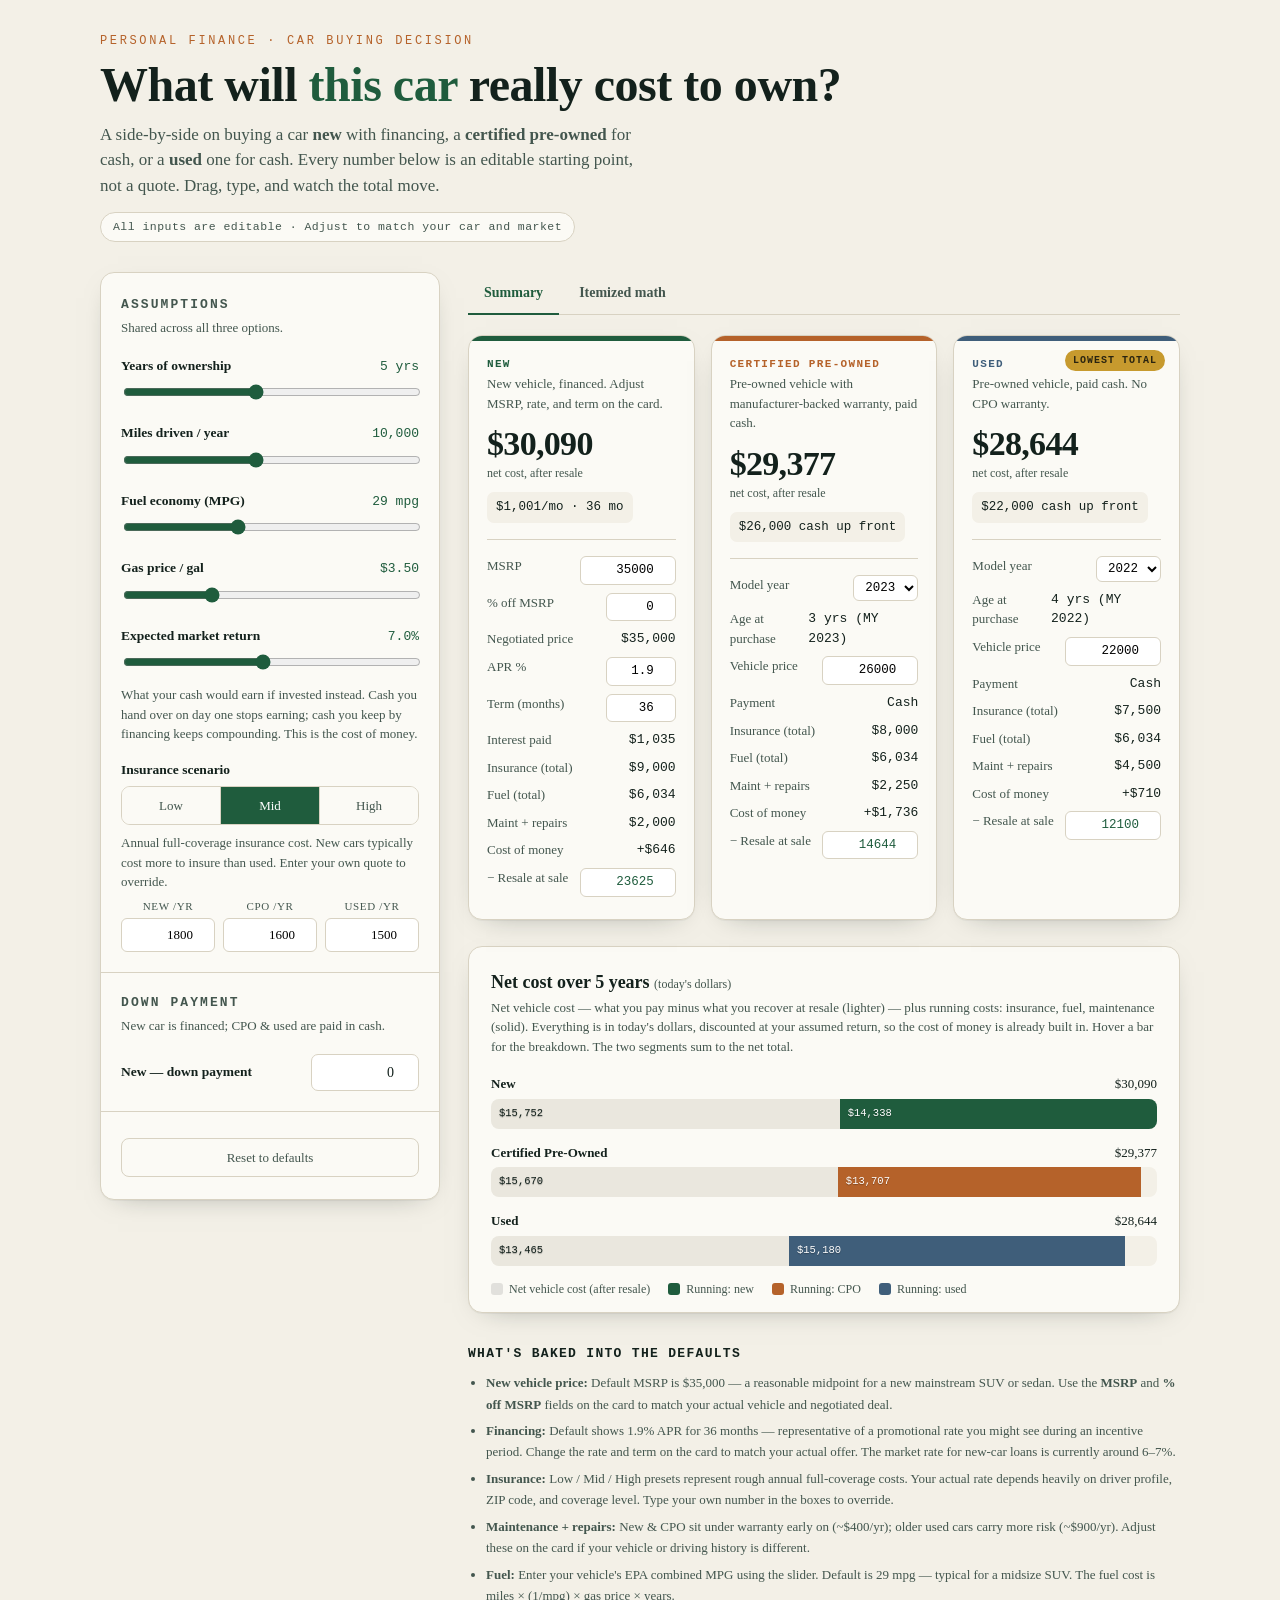
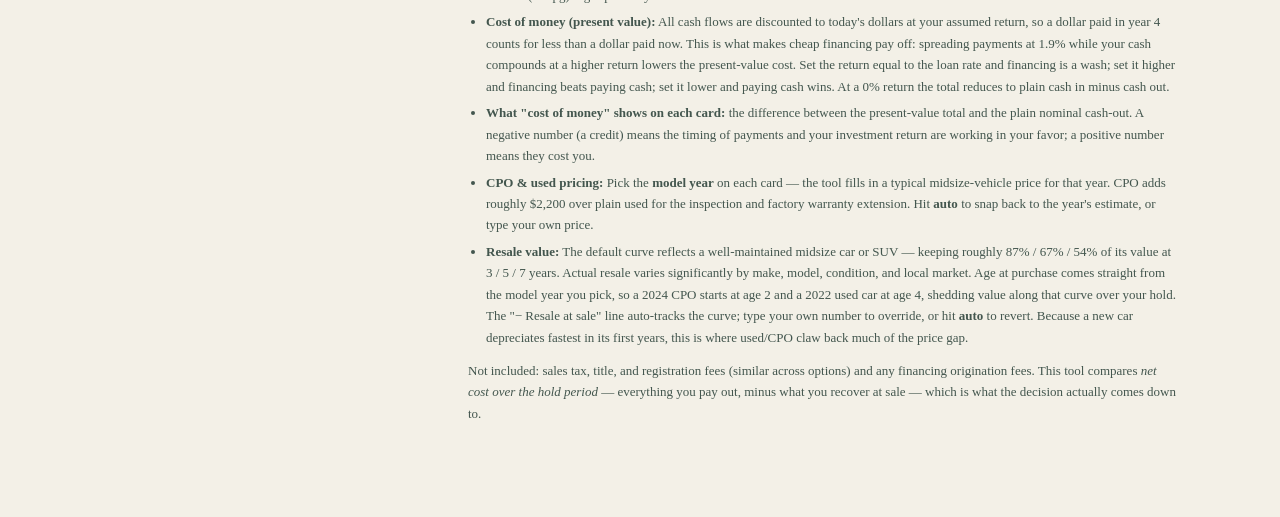
<file: car-cost.html>
<!DOCTYPE html>
<html lang="en">
<head>
<meta charset="UTF-8">
<meta name="viewport" content="width=device-width, initial-scale=1.0">
<title>Car Cost of Ownership — New vs. CPO vs. Used</title>
<style>
  :root{
    --ink:#13211c;
    --ink-soft:#43564e;
    --paper:#f3f0e7;
    --card:#fbfaf5;
    --line:#d8d2c2;
    --pine:#1f5c3d;       /* New */
    --pine-soft:#e3efe6;
    --copper:#b5622a;     /* CPO */
    --copper-soft:#f3e6da;
    --slate:#3f5e7a;      /* Used */
    --slate-soft:#e2e9f0;
    --gold:#c79a2e;
    --danger:#9d3328;
    --shadow:0 1px 0 rgba(0,0,0,.04), 0 8px 28px -18px rgba(20,33,28,.5);
  }
  *{box-sizing:border-box}
  html{-webkit-text-size-adjust:100%}
  body{
    margin:0;background:var(--paper);color:var(--ink);
    font-family:"Iowan Old Style","Palatino Linotype",Palatino,Georgia,serif;
    line-height:1.5;
  }
  .wrap{max-width:1120px;margin:0 auto;padding:32px 20px 80px}

  /* ---- Header ---- */
  header.hero{margin-bottom:30px}
  .eyebrow{
    font-family:"SF Mono",ui-monospace,Menlo,monospace;
    font-size:12px;letter-spacing:.22em;text-transform:uppercase;
    color:var(--copper);margin:0 0 10px;
  }
  h1{
    font-size:clamp(30px,5vw,48px);line-height:1.04;margin:0 0 12px;
    font-weight:600;letter-spacing:-.01em;
  }
  h1 .road{color:var(--pine)}
  .sub{max-width:64ch;color:var(--ink-soft);font-size:17px;margin:0}
  .stamp{
    display:inline-block;margin-top:14px;
    font-family:"SF Mono",ui-monospace,Menlo,monospace;font-size:11.5px;
    letter-spacing:.04em;color:var(--ink-soft);
    border:1px solid var(--line);border-radius:999px;padding:5px 12px;background:var(--card);
  }

  /* ---- Layout ---- */
  .grid{display:grid;grid-template-columns:340px 1fr;gap:28px;align-items:start;margin-top:26px}
  @media(max-width:880px){.grid{grid-template-columns:1fr}}

  /* ---- Controls panel ---- */
  .panel{
    background:var(--card);border:1px solid var(--line);border-radius:14px;
    padding:22px 20px;box-shadow:var(--shadow);position:sticky;top:18px;
  }
  @media(max-width:880px){.panel{position:static}}
  .panel h2{
    font-size:13px;letter-spacing:.16em;text-transform:uppercase;
    font-family:"SF Mono",ui-monospace,Menlo,monospace;color:var(--ink-soft);
    margin:0 0 4px;font-weight:600;
  }
  .panel .hint{font-size:13px;color:var(--ink-soft);margin:0 0 18px}
  .field{margin-bottom:16px}
  .field > label{
    display:flex;justify-content:space-between;align-items:baseline;
    font-size:13.5px;color:var(--ink);margin-bottom:6px;font-weight:600;
  }
  .field .val{
    font-family:"SF Mono",ui-monospace,Menlo,monospace;font-size:13px;
    color:var(--pine);font-weight:400;
  }
  input[type=range]{width:100%;accent-color:var(--pine);cursor:pointer}
  .seg{display:flex;border:1px solid var(--line);border-radius:9px;overflow:hidden}
  .seg button{
    flex:1;border:0;background:var(--card);padding:9px 4px;cursor:pointer;
    font:inherit;font-size:13px;color:var(--ink-soft);transition:.15s;
  }
  .seg button + button{border-left:1px solid var(--line)}
  .seg button[aria-pressed=true]{background:var(--pine);color:#fff}
  .divider{height:1px;background:var(--line);margin:20px -20px}

  .num{display:flex;align-items:center;gap:8px}
  .num label{font-size:13.5px;font-weight:600;flex:1}
  .num input{
    width:108px;font:inherit;font-size:14px;text-align:right;
    border:1px solid var(--line);border-radius:7px;padding:7px 9px;background:#fff;color:var(--ink);
  }
  .num input:focus{outline:2px solid var(--pine);outline-offset:1px;border-color:var(--pine)}
  .ins-grid{display:grid;grid-template-columns:1fr 1fr 1fr;gap:8px;margin-top:6px}
  .ins-grid .col label{font-size:11px;text-transform:uppercase;letter-spacing:.06em;color:var(--ink-soft);display:block;margin-bottom:4px;text-align:center}
  .ins-grid input{width:100%;font:inherit;font-size:13px;text-align:right;border:1px solid var(--line);border-radius:6px;padding:6px;background:#fff}

  .reset{
    margin-top:6px;width:100%;border:1px solid var(--line);background:transparent;
    color:var(--ink-soft);font:inherit;font-size:13px;padding:9px;border-radius:8px;cursor:pointer;
  }
  .reset:hover{background:var(--paper)}

  /* ---- Results ---- */
  .cards{display:grid;grid-template-columns:repeat(3,1fr);gap:16px}
  @media(max-width:680px){.cards{grid-template-columns:1fr}}
  .card{
    background:var(--card);border:1px solid var(--line);border-radius:14px;
    padding:20px 18px 18px;box-shadow:var(--shadow);position:relative;overflow:hidden;
  }
  .card::before{content:"";position:absolute;inset:0 0 auto 0;height:5px}
  .card.new::before{background:var(--pine)}
  .card.cpo::before{background:var(--copper)}
  .card.used::before{background:var(--slate)}
  .card .tag{
    font-family:"SF Mono",ui-monospace,Menlo,monospace;font-size:11px;
    letter-spacing:.12em;text-transform:uppercase;font-weight:600;
  }
  .card.new .tag{color:var(--pine)}
  .card.cpo .tag{color:var(--copper)}
  .card.used .tag{color:var(--slate)}
  .card .cap{font-size:13px;color:var(--ink-soft);margin:2px 0 14px;min-height:34px}
  .card .total{font-size:34px;font-weight:600;letter-spacing:-.02em;line-height:1}
  .card .totlab{font-size:12px;color:var(--ink-soft);margin-top:3px}
  .card .permo{
    margin-top:10px;font-family:"SF Mono",ui-monospace,Menlo,monospace;font-size:12.5px;
    color:var(--ink);background:var(--paper);border-radius:7px;padding:6px 9px;display:inline-block;
  }
  .winner{
    position:absolute;top:14px;right:14px;font-family:"SF Mono",ui-monospace,Menlo,monospace;
    font-size:10px;letter-spacing:.1em;text-transform:uppercase;background:var(--gold);color:#2a2410;
    padding:3px 8px;border-radius:999px;font-weight:700;
  }
  .lines{margin-top:16px;border-top:1px solid var(--line);padding-top:12px}
  .line{display:flex;justify-content:space-between;font-size:13px;padding:4px 0;color:var(--ink-soft)}
  .line span:last-child{font-family:"SF Mono",ui-monospace,Menlo,monospace;color:var(--ink)}
  .line.warn span:last-child{color:var(--danger)}
  .credit-line span:last-child input{color:var(--pine)!important}
  .autobtn{font-family:"SF Mono",ui-monospace,Menlo,monospace;font-size:9.5px;letter-spacing:.04em;text-transform:uppercase;border:1px solid var(--line);background:var(--paper);color:var(--ink-soft);border-radius:5px;padding:1px 5px;margin-left:5px;cursor:pointer;vertical-align:middle}
  .autobtn:hover{background:var(--card);color:var(--pine);border-color:var(--pine)}

  /* ---- Bar comparison ---- */
  .compare{
    margin-top:26px;background:var(--card);border:1px solid var(--line);
    border-radius:14px;padding:22px 22px 14px;box-shadow:var(--shadow);
  }
  .compare h3{margin:0 0 2px;font-size:18px;font-weight:600}
  .compare .note{margin:0 0 18px;font-size:13px;color:var(--ink-soft)}
  .bar{margin:14px 0}
  .bar .barhead{display:flex;justify-content:space-between;font-size:13px;margin-bottom:5px}
  .bar .barhead b{font-weight:600}
  .bar .track{height:30px;background:var(--paper);border-radius:8px;overflow:hidden;display:flex}
  .bar .fill{height:100%;display:flex;align-items:center;transition:width .5s cubic-bezier(.2,.7,.2,1)}
  .seg-buy{background:rgba(0,0,0,.04)}
  .seg-opp{background:repeating-linear-gradient(45deg,var(--gold) 0,var(--gold) 6px,#d8b24a 6px,#d8b24a 12px);opacity:.85}
  .fill .lab{font-family:"SF Mono",ui-monospace,Menlo,monospace;font-size:10.5px;color:#fff;padding-left:8px;white-space:nowrap;text-shadow:0 1px 1px rgba(0,0,0,.3)}
  .legend{display:flex;gap:18px;flex-wrap:wrap;margin-top:12px;font-size:12px;color:var(--ink-soft)}
  .legend span{display:inline-flex;align-items:center;gap:6px}
  .sw{width:12px;height:12px;border-radius:3px;display:inline-block}

  /* ---- Tabs ---- */
  .tabs{display:flex;gap:4px;margin-bottom:20px;border-bottom:1px solid var(--line)}
  .tab{
    font:inherit;font-size:14px;font-weight:600;color:var(--ink-soft);
    background:transparent;border:0;border-bottom:2px solid transparent;
    padding:10px 16px;cursor:pointer;margin-bottom:-1px;transition:.15s;
  }
  .tab:hover{color:var(--ink)}
  .tab[aria-selected=true]{color:var(--pine);border-bottom-color:var(--pine)}

  /* ---- Ledger (itemized) ---- */
  .ledger{display:grid;gap:18px}
  .ledger-card{
    background:var(--card);border:1px solid var(--line);border-radius:14px;
    overflow:hidden;box-shadow:var(--shadow);
  }
  .ledger-card .lhead{display:flex;align-items:baseline;justify-content:space-between;padding:16px 20px;border-bottom:1px solid var(--line)}
  .ledger-card.new .lhead{background:var(--pine-soft)}
  .ledger-card.cpo .lhead{background:var(--copper-soft)}
  .ledger-card.used .lhead{background:var(--slate-soft)}
  .lhead .ltag{font-size:16px;font-weight:600}
  .lhead .lsum{font-family:"SF Mono",ui-monospace,Menlo,monospace;font-size:15px;font-weight:600}
  table.calc{width:100%;border-collapse:collapse;font-size:13.5px}
  table.calc th{
    text-align:left;font-family:"SF Mono",ui-monospace,Menlo,monospace;font-size:10.5px;
    letter-spacing:.08em;text-transform:uppercase;color:var(--ink-soft);font-weight:600;
    padding:10px 20px;border-bottom:1px solid var(--line);
  }
  table.calc th.r,table.calc td.r{text-align:right}
  table.calc td{padding:9px 20px;border-bottom:1px solid var(--line);vertical-align:top}
  table.calc td.formula{font-family:"SF Mono",ui-monospace,Menlo,monospace;font-size:12px;color:var(--ink-soft)}
  table.calc td.amt{font-family:"SF Mono",ui-monospace,Menlo,monospace;white-space:nowrap}
  table.calc tr.subtotal td{background:rgba(0,0,0,.02);font-weight:600;color:var(--ink)}
  table.calc tr.credit td.amt{color:var(--pine)}
  table.calc tr.total td{font-weight:700;font-size:15px;border-bottom:0;background:rgba(0,0,0,.03)}
  table.calc tr.total td.amt{font-size:16px}
  .ledger-note{font-size:12px;color:var(--ink-soft);padding:12px 20px 16px;border-top:1px dashed var(--line);line-height:1.6}
  @media(max-width:560px){
    table.calc td.formula{display:none}
    table.calc th.fcol{display:none}
  }
  .foot{margin-top:30px;font-size:13px;color:var(--ink-soft);line-height:1.65}
  .foot h4{font-size:13px;letter-spacing:.1em;text-transform:uppercase;color:var(--ink);margin:0 0 8px;font-family:"SF Mono",ui-monospace,Menlo,monospace}
  .foot ul{margin:0;padding-left:18px}
  .foot li{margin-bottom:5px}
  .foot a{color:var(--pine)}
  .insmode{font-family:"SF Mono",ui-monospace,Menlo,monospace;font-size:11px;color:var(--copper)}
</style>
</head>
<body>
<div class="wrap">

  <header class="hero">
    <p class="eyebrow">Personal finance · Car buying decision</p>
    <h1>What will <span class="road">this car</span> really cost to own?</h1>
    <p class="sub">A side-by-side on buying a car <b>new</b> with financing, a <b>certified pre-owned</b> for cash, or a <b>used</b> one for cash. Every number below is an editable starting point, not a quote. Drag, type, and watch the total move.</p>
    <span class="stamp">All inputs are editable · Adjust to match your car and market</span>
  </header>

  <div class="grid">

    <!-- ============ CONTROLS ============ -->
    <aside class="panel">
      <h2>Assumptions</h2>
      <p class="hint">Shared across all three options.</p>

      <div class="field">
        <label for="years">Years of ownership <span class="val" id="yearsVal">5 yrs</span></label>
        <input type="range" id="years" min="1" max="10" step="1" value="5">
      </div>

      <div class="field">
        <label for="miles">Miles driven / year <span class="val" id="milesVal">10,000</span></label>
        <input type="range" id="miles" min="2000" max="20000" step="500" value="10000">
      </div>

      <div class="field">
        <label for="mpg">Fuel economy (MPG) <span class="val" id="mpgVal">29 mpg</span></label>
        <input type="range" id="mpg" min="10" max="60" step="1" value="29">
      </div>

      <div class="field">
        <label for="gas">Gas price / gal <span class="val" id="gasVal">$3.50</span></label>
        <input type="range" id="gas" min="2.5" max="6" step="0.05" value="3.50">
      </div>

      <div class="field">
        <label for="ret">Expected market return <span class="val" id="retVal">7.0%</span></label>
        <input type="range" id="ret" min="0" max="15" step="0.5" value="7">
        <p class="hint" style="margin:8px 0 0">What your cash would earn if invested instead. Cash you hand over on day one stops earning; cash you keep by financing keeps compounding. This is the cost of money.</p>
      </div>

      <div class="field">
        <label>Insurance scenario</label>
        <div class="seg" id="insSeg">
          <button data-ins="low" aria-pressed="false">Low</button>
          <button data-ins="mid" aria-pressed="true">Mid</button>
          <button data-ins="high" aria-pressed="false">High</button>
        </div>
        <p class="hint" style="margin:8px 0 0">Annual full-coverage insurance cost. New cars typically cost more to insure than used. Enter your own quote to override.</p>
        <div class="ins-grid">
          <div class="col"><label>New /yr</label><input type="number" id="insNew" value="1800"></div>
          <div class="col"><label>CPO /yr</label><input type="number" id="insCpo" value="1600"></div>
          <div class="col"><label>Used /yr</label><input type="number" id="insUsed" value="1500"></div>
        </div>
      </div>

      <div class="divider"></div>
      <h2>Down payment</h2>
      <p class="hint">New car is financed; CPO &amp; used are paid in cash.</p>
      <div class="num"><label for="downNew">New — down payment</label><input type="number" id="downNew" value="0"></div>

      <div class="divider"></div>
      <button class="reset" id="reset">Reset to defaults</button>
    </aside>

    <!-- ============ RESULTS ============ -->
    <main>
      <div class="tabs" role="tablist">
        <button class="tab" id="tabSummary" role="tab" aria-selected="true">Summary</button>
        <button class="tab" id="tabItemized" role="tab" aria-selected="false">Itemized math</button>
      </div>

      <div id="viewSummary">
        <div class="cards" id="cards"><!-- injected --></div>

        <section class="compare">
          <h3>Net cost over <span id="hzLabel">5</span> years <span style="font-size:12px;color:var(--ink-soft);font-weight:400">(today's dollars)</span></h3>
          <p class="note">Net vehicle cost — what you pay minus what you recover at resale (lighter) — plus running costs: insurance, fuel, maintenance (solid). Everything is in today's dollars, discounted at your assumed return, so the cost of money is already built in. Hover a bar for the breakdown. The two segments sum to the net total.</p>
          <div id="bars"></div>
          <div class="legend">
            <span><i class="sw" style="background:rgba(0,0,0,.10)"></i> Net vehicle cost (after resale)</span>
            <span><i class="sw" style="background:var(--pine)"></i> Running: new</span>
            <span><i class="sw" style="background:var(--copper)"></i> Running: CPO</span>
            <span><i class="sw" style="background:var(--slate)"></i> Running: used</span>
          </div>
        </section>
      </div>

      <div id="viewItemized" hidden>
        <section class="ledger" id="ledger"><!-- injected --></section>
      </div>

      <div class="foot">
        <h4>What's baked into the defaults</h4>
        <ul>
          <li><b>New vehicle price:</b> Default MSRP is $35,000 — a reasonable midpoint for a new mainstream SUV or sedan. Use the <b>MSRP</b> and <b>% off MSRP</b> fields on the card to match your actual vehicle and negotiated deal.</li>
          <li><b>Financing:</b> Default shows 1.9% APR for 36 months — representative of a promotional rate you might see during an incentive period. Change the rate and term on the card to match your actual offer. The market rate for new-car loans is currently around 6–7%.</li>
          <li><b>Insurance:</b> Low / Mid / High presets represent rough annual full-coverage costs. Your actual rate depends heavily on driver profile, ZIP code, and coverage level. Type your own number in the boxes to override.</li>
          <li><b>Maintenance + repairs:</b> New &amp; CPO sit under warranty early on (~$400/yr); older used cars carry more risk (~$900/yr). Adjust these on the card if your vehicle or driving history is different.</li>
          <li><b>Fuel:</b> Enter your vehicle's EPA combined MPG using the slider. Default is 29 mpg — typical for a midsize SUV. The fuel cost is miles × (1/mpg) × gas price × years.</li>
          <li><b>Cost of money (present value):</b> All cash flows are discounted to today's dollars at your assumed return, so a dollar paid in year 4 counts for less than a dollar paid now. This is what makes cheap financing pay off: spreading payments at 1.9% while your cash compounds at a higher return lowers the present-value cost. Set the return equal to the loan rate and financing is a wash; set it higher and financing beats paying cash; set it lower and paying cash wins. At a 0% return the total reduces to plain cash in minus cash out.</li>
          <li><b>What "cost of money" shows on each card:</b> the difference between the present-value total and the plain nominal cash-out. A negative number (a credit) means the timing of payments and your investment return are working in your favor; a positive number means they cost you.</li>
          <li><b>CPO &amp; used pricing:</b> Pick the <b>model year</b> on each card — the tool fills in a typical midsize-vehicle price for that year. CPO adds roughly $2,200 over plain used for the inspection and factory warranty extension. Hit <b>auto</b> to snap back to the year's estimate, or type your own price.</li>
          <li><b>Resale value:</b> The default curve reflects a well-maintained midsize car or SUV — keeping roughly 87% / 67% / 54% of its value at 3 / 5 / 7 years. Actual resale varies significantly by make, model, condition, and local market. Age at purchase comes straight from the model year you pick, so a 2024 CPO starts at age 2 and a 2022 used car at age 4, shedding value along that curve over your hold. The "− Resale at sale" line auto-tracks the curve; type your own number to override, or hit <b>auto</b> to revert. Because a new car depreciates fastest in its first years, this is where used/CPO claw back much of the price gap.</li>
        </ul>
        <p style="margin-top:12px">Not included: sales tax, title, and registration fees (similar across options) and any financing origination fees. This tool compares <em>net cost over the hold period</em> — everything you pay out, minus what you recover at sale — which is what the decision actually comes down to.</p>
      </div>
    </main>
  </div>
</div>

<script>
const FMT = n => "$" + Math.round(n).toLocaleString("en-US");
const FMT0 = n => Math.round(n).toLocaleString("en-US");
const FMTS = n => (n<0?"−$":"+$") + Math.abs(Math.round(n)).toLocaleString("en-US");  // signed

const CURRENT_YEAR = 2026;

// ---- Per-option config (the editable "cards") ----
const OPTIONS = [
  { key:"new",  cls:"new",  tag:"New", cap:"New vehicle, financed. Adjust MSRP, rate, and term on the card.",
    msrp:35000, disc:0, rate:1.9, term:36, financed:true, startAge:0 },
  { key:"cpo",  cls:"cpo",  tag:"Certified Pre-Owned", cap:"Pre-owned vehicle with manufacturer-backed warranty, paid cash.",
    rate:0, term:0, financed:false, defaultYear:2023, defaultPrice:26000, isCPO:true },
  { key:"used", cls:"used", tag:"Used", cap:"Pre-owned vehicle, paid cash. No CPO warranty.",
    rate:0, term:0, financed:false, defaultYear:2022, defaultPrice:22000, isCPO:false },
];

// maintenance+repair $/yr defaults per option
const MAINT = { new:400, cpo:450, used:900 };

// Value retained vs. new, by age — typical midsize car/SUV depreciation curve
// retention(age) = fraction of original price still held at that age
const RETAIN_PTS = [[0,1.00],[1,0.93],[2,0.90],[3,0.87],[4,0.80],[5,0.675],[6,0.61],[7,0.544],[8,0.49],[9,0.44],[10,0.375]];
function retention(age){
  age = Math.max(0, age);
  if(age >= 10) return Math.max(0.15, 0.375 - (age-10)*0.025);
  for(let i=0;i<RETAIN_PTS.length-1;i++){
    const [a0,v0]=RETAIN_PTS[i],[a1,v1]=RETAIN_PTS[i+1];
    if(age>=a0 && age<=a1){ const t=(age-a0)/(a1-a0); return v0+(v1-v0)*t; }
  }
  return 1.0;
}

// Typical market price for a midsize car/SUV by model year.
// CPO carries a premium over plain used for the inspection and warranty extension.
const USED_PRICE_BY_YEAR = {
  2025: 30000, 2024: 28000, 2023: 26000, 2022: 24500,
  2021: 22000, 2020: 20000, 2019: 18000
};
const CPO_PREMIUM = 2200;
function suggestedPrice(o, year){
  const base = USED_PRICE_BY_YEAR[year] ?? 24000;
  return o.isCPO ? base + CPO_PREMIUM : base;
}
const ageFromYear = year => Math.max(0, CURRENT_YEAR - year);

// insurance scenario presets (annual full-coverage cost), per option
const INS_PRESETS = {
  low:  { new:1200, cpo:1100, used:1000 },
  mid:  { new:1800, cpo:1600, used:1500 },
  high: { new:2800, cpo:2500, used:2300 },
};
let insMode = "mid";

// ---- State holders for per-card editable values ----
const state = {};
OPTIONS.forEach(o => {
  if(o.financed){
    state[o.key] = { msrp:o.msrp, disc:o.disc, rate:o.rate, term:o.term };
  } else {
    state[o.key] = { year:o.defaultYear, price:(o.defaultPrice ?? suggestedPrice(o, o.defaultYear)), rate:o.rate, term:o.term };
  }
});
// vehicle age at purchase
const startAge = o => o.financed ? o.startAge : ageFromYear(state[o.key].year);
// effective negotiated price after discount
const effPrice = o => o.financed
  ? state[o.key].msrp * (1 - state[o.key].disc/100)
  : state[o.key].price;

// resale override: null = auto (track the retention curve), number = user-set
const resaleOverride = { new:null, cpo:null, used:null };
// price override for cash cards: false = follow the year-suggested price, true = user typed a price
const priceManual = { cpo:false, used:false };

// auto resale value at end of hold: what you paid, scaled by how much extra value it sheds
function autoResale(o, holdYears){
  const price = effPrice(o);
  const r0 = retention(startAge(o));
  const r1 = retention(startAge(o) + holdYears);
  return price * (r1 / r0);
}
function resaleValue(o, holdYears){
  return resaleOverride[o.key] !== null ? resaleOverride[o.key] : autoResale(o, holdYears);
}

// ---- Element refs ----
const $ = id => document.getElementById(id);
const yearsEl=$("years"), milesEl=$("miles"), mpgEl=$("mpg"), gasEl=$("gas"), retEl=$("ret"),
      insNew=$("insNew"), insCpo=$("insCpo"), insUsed=$("insUsed"),
      downNew=$("downNew");

// ---- Finance math ----
function financeCost(principal, annualRatePct, termMonths){
  if(principal <= 0) return {monthly:0,totalPaid:0,interest:0};
  if(annualRatePct === 0 || termMonths === 0){
    const m = termMonths ? principal/termMonths : 0;
    return {monthly:m, totalPaid:principal, interest:0};
  }
  const r = annualRatePct/100/12;
  const m = principal * r / (1 - Math.pow(1+r, -termMonths));
  const totalPaid = m * termMonths;
  return {monthly:m, totalPaid, interest:totalPaid - principal};
}

// ---- Build the three result cards ----
function buildCards(){
  $("cards").innerHTML = OPTIONS.map(o => `
    <div class="card ${o.cls}" data-key="${o.key}">
      <div class="tag">${o.tag}</div>
      <div class="cap">${o.cap}</div>
      <div class="total" id="tot-${o.key}">$0</div>
      <div class="totlab" id="totlab-${o.key}">net cost, after resale</div>
      <div class="permo" id="permo-${o.key}"></div>
      <div class="lines">
        ${o.financed ? `
        <div class="line"><span>MSRP</span>
          <span><input type="number" class="inlineMsrp" data-k="${o.key}" value="${state[o.key].msrp}" style="width:96px;font:inherit;font-size:12.5px;text-align:right;border:1px solid var(--line);border-radius:6px;padding:4px 6px;background:#fff"></span></div>
        <div class="line"><span>% off MSRP</span>
          <span><input type="number" step="0.5" min="0" max="20" class="inlineDisc" data-k="${o.key}" value="${state[o.key].disc}" style="width:70px;font:inherit;font-size:12.5px;text-align:right;border:1px solid var(--line);border-radius:6px;padding:4px 6px;background:#fff"></span></div>
        <div class="line"><span>Negotiated price</span><span id="eff-${o.key}">$0</span></div>
        <div class="line"><span>APR %</span>
          <span><input type="number" step="0.1" class="inlineRate" data-k="${o.key}" value="${state[o.key].rate}" style="width:70px;font:inherit;font-size:12.5px;text-align:right;border:1px solid var(--line);border-radius:6px;padding:4px 6px;background:#fff"></span></div>
        <div class="line"><span>Term (months)</span>
          <span><input type="number" class="inlineTerm" data-k="${o.key}" value="${state[o.key].term}" style="width:70px;font:inherit;font-size:12.5px;text-align:right;border:1px solid var(--line);border-radius:6px;padding:4px 6px;background:#fff"></span></div>
        <div class="line"><span>Interest paid</span><span id="int-${o.key}">$0</span></div>
        ` : `
        <div class="line"><span>Model year</span>
          <span><select class="inlineYear" data-k="${o.key}" style="font:inherit;font-size:12.5px;text-align:right;border:1px solid var(--line);border-radius:6px;padding:4px 6px;background:#fff">
            ${[2025,2024,2023,2022,2021,2020,2019].map(y=>`<option value="${y}" ${y===state[o.key].year?"selected":""}>${y}</option>`).join("")}
          </select></span></div>
        <div class="line"><span>Age at purchase</span><span id="age-${o.key}">0 yr</span></div>
        <div class="line"><span>Vehicle price <button class="autobtn priceauto" data-k="${o.key}" title="Reset to suggested price for this year">auto</button></span>
          <span><input type="number" class="inlinePrice" data-k="${o.key}" value="${state[o.key].price}" style="width:96px;font:inherit;font-size:12.5px;text-align:right;border:1px solid var(--line);border-radius:6px;padding:4px 6px;background:#fff"></span></div>
        <div class="line"><span>Payment</span><span>Cash</span></div>
        `}
        <div class="line"><span>Insurance (total)</span><span id="ins-${o.key}">$0</span></div>
        <div class="line"><span>Fuel (total)</span><span id="fuel-${o.key}">$0</span></div>
        <div class="line"><span>Maint + repairs</span><span id="maint-${o.key}">$0</span></div>
        <div class="line" id="oppline-${o.key}"><span id="opplab-${o.key}">Cost of money</span><span id="opp-${o.key}">$0</span></div>
        <div class="line credit-line"><span>− Resale at sale <button class="autobtn" data-k="${o.key}" title="Reset to model estimate">auto</button></span>
          <span><input type="number" class="inlineResale" data-k="${o.key}" value="0" style="width:96px;font:inherit;font-size:12.5px;text-align:right;border:1px solid var(--line);border-radius:6px;padding:4px 6px;background:#fff;color:var(--pine)"></span></div>
      </div>
    </div>`).join("");

  // wire inline inputs
  document.querySelectorAll(".inlinePrice").forEach(el=>el.addEventListener("input",e=>{const k=e.target.dataset.k;state[k].price=+e.target.value||0;priceManual[k]=true;resaleOverride[k]=null;recompute();}));
  document.querySelectorAll(".inlineYear").forEach(el=>el.addEventListener("change",e=>{
    const k=e.target.dataset.k, o=OPTIONS.find(x=>x.key===k);
    state[k].year=+e.target.value;
    if(!priceManual[k]) state[k].price=suggestedPrice(o, state[k].year);
    resaleOverride[k]=null;
    recompute();
  }));
  document.querySelectorAll(".priceauto").forEach(el=>el.addEventListener("click",e=>{
    const k=e.target.dataset.k, o=OPTIONS.find(x=>x.key===k);
    priceManual[k]=false;
    state[k].price=suggestedPrice(o, state[k].year);
    resaleOverride[k]=null;
    recompute();
  }));
  document.querySelectorAll(".inlineMsrp").forEach(el=>el.addEventListener("input",e=>{state[e.target.dataset.k].msrp=+e.target.value||0;resaleOverride[e.target.dataset.k]=null;recompute();}));
  document.querySelectorAll(".inlineDisc").forEach(el=>el.addEventListener("input",e=>{state[e.target.dataset.k].disc=+e.target.value||0;resaleOverride[e.target.dataset.k]=null;recompute();}));
  document.querySelectorAll(".inlineRate").forEach(el=>el.addEventListener("input",e=>{state[e.target.dataset.k].rate=+e.target.value||0;recompute();}));
  document.querySelectorAll(".inlineTerm").forEach(el=>el.addEventListener("input",e=>{state[e.target.dataset.k].term=+e.target.value||0;recompute();}));
  document.querySelectorAll(".inlineResale").forEach(el=>el.addEventListener("input",e=>{resaleOverride[e.target.dataset.k]=+e.target.value||0;recompute();}));
  document.querySelectorAll(".autobtn:not(.priceauto)").forEach(el=>el.addEventListener("click",e=>{resaleOverride[e.target.dataset.k]=null;recompute();}));
}

// ---- Core compute ----
function recompute(){
  const years = +yearsEl.value;
  const miles = +milesEl.value;
  const mpg   = +mpgEl.value;
  const gas   = +gasEl.value;
  const down  = +downNew.value || 0;
  const retM  = (+retEl.value)/100/12;   // monthly market return

  $("yearsVal").textContent = years + (years===1?" yr":" yrs");
  $("milesVal").textContent = FMT0(miles);
  $("mpgVal").textContent   = mpg + " mpg";
  $("gasVal").textContent   = "$"+gas.toFixed(2);
  $("retVal").textContent   = (+retEl.value).toFixed(1)+"%";
  $("hzLabel").textContent  = years;

  const insAnnual = { new:+insNew.value||0, cpo:+insCpo.value||0, used:+insUsed.value||0 };
  const fuelAnnual = (miles/mpg)*gas;
  const months = years*12;

  // All cash flows discounted to today's dollars at the assumed return.
  const disc = (amt, t) => amt / Math.pow(1+retM, t);

  const results = {};
  OPTIONS.forEach(o=>{
    const st = state[o.key];
    const price = effPrice(o);
    let interest=0, monthly=0, principal=0, totalPaid=0;
    let buyPV=0;

    if(o.financed){
      principal = Math.max(price - down, 0);
      const f = financeCost(principal, st.rate, st.term);
      interest = f.interest;
      monthly = f.monthly;
      totalPaid = f.totalPaid;
      buyPV = down;
      for(let t=1; t<=st.term; t++) buyPV += disc(monthly, t);
    } else {
      buyPV = price;
    }

    const insTotal  = insAnnual[o.key]*years;
    const fuelTotal = fuelAnnual*years;
    const maintTotal= MAINT[o.key]*years;
    const monthlyRun = (insAnnual[o.key] + fuelAnnual + MAINT[o.key]) / 12;
    let runningPV = 0;
    for(let t=1; t<=months; t++) runningPV += disc(monthlyRun, t);

    const resale    = resaleValue(o, years);
    const resalePV  = disc(resale, months);
    const deprec    = price - resale;

    const nominalBuy = o.financed ? (down + totalPaid) : price;
    const total     = buyPV + runningPV - resalePV;
    const nominalTotal = nominalBuy + insTotal + fuelTotal + maintTotal - resale;
    const costOfMoney  = total - nominalTotal;

    const ageNow    = startAge(o);

    results[o.key] = {buyPV, runningPV, resalePV, total, nominalTotal, costOfMoney,
                      interest, monthly, principal, totalPaid, nominalBuy,
                      insTotal, fuelTotal, maintTotal, resale, deprec,
                      resaleAuto: resaleOverride[o.key]===null,
                      insAnnual:insAnnual[o.key], fuelAnnual, maintAnnual:MAINT[o.key],
                      price, rate:st.rate, term:st.term, down: o.financed?down:0,
                      startAge:ageNow, ageAtSale:ageNow+years,
                      year: o.financed?CURRENT_YEAR:st.year,
                      msrp: o.financed?st.msrp:price, disc: o.financed?st.disc:0};

    // fill card
    $("tot-"+o.key).textContent = FMT(total);
    $("ins-"+o.key).textContent = FMT(insTotal);
    $("fuel-"+o.key).textContent= FMT(fuelTotal);
    $("maint-"+o.key).textContent=FMT(maintTotal);
    $("opp-"+o.key).textContent = FMTS(costOfMoney);
    $("opplab-"+o.key).textContent = "Cost of money";
    const resaleInput = document.querySelector(`.inlineResale[data-k="${o.key}"]`);
    if(resaleInput && resaleOverride[o.key]===null) resaleInput.value = Math.round(resale);
    const resaleBtn = document.querySelector(`.autobtn:not(.priceauto)[data-k="${o.key}"]`);
    if(resaleBtn) resaleBtn.style.display = resaleOverride[o.key]===null ? "none" : "inline-block";
    if(o.financed){
      $("eff-"+o.key).textContent = FMT(price);
      $("int-"+o.key).textContent = FMT(interest);
      $("permo-"+o.key).textContent = FMT(monthly)+"/mo · "+st.term+" mo";
    } else {
      const priceInput = document.querySelector(`.inlinePrice[data-k="${o.key}"]`);
      if(priceInput && !priceManual[o.key]) priceInput.value = Math.round(price);
      const priceBtn = document.querySelector(`.priceauto[data-k="${o.key}"]`);
      if(priceBtn) priceBtn.style.display = priceManual[o.key] ? "inline-block" : "none";
      $("age-"+o.key).textContent = ageNow + (ageNow===1?" yr":" yrs") + " (MY "+st.year+")";
      $("permo-"+o.key).textContent = FMT(price)+" cash up front";
    }
  });

  // winner badge
  document.querySelectorAll(".winner").forEach(e=>e.remove());
  const lowest = Object.keys(results).reduce((a,b)=>results[a].total<results[b].total?a:b);
  const card = document.querySelector(`.card[data-key="${lowest}"]`);
  const w=document.createElement("div");w.className="winner";w.textContent="Lowest total";card.appendChild(w);

  // bars
  const maxTotal = Math.max(...Object.values(results).map(r=>r.total));
  const colorRun = {new:"var(--pine)",cpo:"var(--copper)",used:"var(--slate)"};
  $("bars").innerHTML = OPTIONS.map(o=>{
    const r=results[o.key];
    const vehNet = r.buyPV - r.resalePV;
    const vehPct=(vehNet/maxTotal)*100;
    const runPct=(r.runningPV/maxTotal)*100;
    return `<div class="bar">
      <div class="barhead"><b>${o.tag}</b><span>${FMT(r.total)}</span></div>
      <div class="track" title="Net vehicle cost ${FMT(vehNet)} (paid ${FMT(r.buyPV)} − resale ${FMT(r.resalePV)}) · Running ${FMT(r.runningPV)} · Cost of money ${FMTS(r.costOfMoney)}">
        <div class="fill seg-buy" style="width:${vehPct}%"><span class="lab" style="color:var(--ink)">${FMT(vehNet)}</span></div>
        <div class="fill" style="width:${runPct}%;background:${colorRun[o.key]}"><span class="lab">${FMT(r.runningPV)}</span></div>
      </div>
    </div>`;
  }).join("");

  renderLedger(results, {years, miles, mpg, gas, ret:+retEl.value, months});
}

// ---- Itemized math view ----
function renderLedger(results, ctx){
  const {years, miles, mpg, gas, ret, months} = ctx;
  $("ledger").innerHTML = OPTIONS.map(o=>{
    const r = results[o.key];
    const rows = [];

    if(o.financed){
      rows.push(`<tr><td>MSRP</td><td class="formula">as listed (edit on card)</td><td class="amt r">${FMT(r.msrp)}</td></tr>`);
      if(r.disc>0){
        rows.push(`<tr class="credit"><td>− Dealer discount</td><td class="formula">${r.disc}% off MSRP</td><td class="amt r">−${FMT(r.msrp - r.price)}</td></tr>`);
      }
      rows.push(`<tr><td>Negotiated price</td><td class="formula">${FMT(r.msrp)} × (1 − ${r.disc}%)</td><td class="amt r">${FMT(r.price)}</td></tr>`);
      rows.push(`<tr><td>− Down payment</td><td class="formula">paid in cash up front</td><td class="amt r">−${FMT(r.down)}</td></tr>`);
      rows.push(`<tr><td>Amount financed</td><td class="formula">${FMT(r.price)} − ${FMT(r.down)}</td><td class="amt r">${FMT(r.principal)}</td></tr>`);
      rows.push(`<tr><td>Monthly payment</td><td class="formula">${r.rate}% APR over ${r.term} mo</td><td class="amt r">${FMT(r.monthly)}/mo</td></tr>`);
      rows.push(`<tr><td>Total of payments</td><td class="formula">${FMT(r.monthly)} × ${r.term} payments</td><td class="amt r">${FMT(r.totalPaid)}</td></tr>`);
      rows.push(`<tr><td>&nbsp;&nbsp;of which interest</td><td class="formula">${FMT(r.totalPaid)} − ${FMT(r.principal)}</td><td class="amt r">${FMT(r.interest)}</td></tr>`);
      rows.push(`<tr class="subtotal"><td>Cash paid for vehicle</td><td class="formula">down + all payments (nominal)</td><td class="amt r">${FMT(r.nominalBuy)}</td></tr>`);
    } else {
      rows.push(`<tr><td>Model year</td><td class="formula">${o.isCPO?"CPO":"used"} ${r.year} — ${r.startAge} yr old at purchase (${CURRENT_YEAR} − ${r.year})</td><td class="amt r">MY ${r.year}</td></tr>`);
      rows.push(`<tr><td>Purchase price</td><td class="formula">${o.isCPO?"CPO ":""}${r.year} vehicle, paid cash day one</td><td class="amt r">${FMT(r.price)}</td></tr>`);
      rows.push(`<tr class="subtotal"><td>Cash paid for vehicle</td><td class="formula">no financing (nominal)</td><td class="amt r">${FMT(r.nominalBuy)}</td></tr>`);
    }

    rows.push(`<tr><td>Insurance</td><td class="formula">${FMT(r.insAnnual)}/yr × ${years} yr</td><td class="amt r">${FMT(r.insTotal)}</td></tr>`);
    rows.push(`<tr><td>Fuel</td><td class="formula">${FMT0(miles)} mi ÷ ${mpg} mpg × $${gas.toFixed(2)} × ${years} yr</td><td class="amt r">${FMT(r.fuelTotal)}</td></tr>`);
    rows.push(`<tr><td>Maintenance + repairs</td><td class="formula">${FMT(r.maintAnnual)}/yr × ${years} yr</td><td class="amt r">${FMT(r.maintTotal)}</td></tr>`);

    const retNow = Math.round(retention(r.startAge)*100);
    const retSale = Math.round(retention(r.ageAtSale)*100);
    rows.push(`<tr class="credit"><td>− Resale value at sale${r.resaleAuto?"":" (manual)"}</td><td class="formula">${r.ageAtSale}-yr-old car: keeps ~${retSale}% of new vs. ~${retNow}% at purchase</td><td class="amt r">−${FMT(r.resale)}</td></tr>`);
    rows.push(`<tr class="subtotal"><td>Net cash out (nominal)</td><td class="formula">cash paid + running − resale, no time value</td><td class="amt r">${FMT(r.nominalTotal)}</td></tr>`);

    const com = r.costOfMoney;
    rows.push(`<tr class="${com<0?'credit':''}"><td>Cost of money</td><td class="formula">${com<0?'financing/timing keeps cash invested at':'extra vs. paying over time at'} ${ret}% — present-value adjustment</td><td class="amt r">${FMTS(com)}</td></tr>`);

    rows.push(`<tr class="total"><td>Net cost over ${years} yr (today's $)</td><td class="formula">all cash flows discounted to today at ${ret}%</td><td class="amt r">${FMT(r.total)}</td></tr>`);

    const deprecPct = Math.round(r.deprec/r.price*100);
    const note = o.financed
      ? `Numbers are in today's dollars: every payment is discounted back at your ${ret}% return, so a dollar paid in year 3 counts for less than a dollar paid today. With the loan at ${r.rate}%, financing ${com<0?`saves you ${FMT(-com)} versus paying cash`:`costs ${FMT(com)} net`} because your cash stays invested. The vehicle itself sheds ${FMT(r.deprec)} (${deprecPct}%) in depreciation; you recover ${FMT(r.resale)} at sale.`
      : `Numbers are in today's dollars. The full ${FMT(r.price)} leaves on day one, so at ${ret}% the time-value adjustment is ${FMTS(com)} versus spreading payments out. The vehicle sheds ${FMT(r.deprec)} (${deprecPct}%) in depreciation over ${years} years — older cars depreciate more slowly, the used buyer's edge — and you recover ${FMT(r.resale)} at sale.`;

    return `<div class="ledger-card ${o.cls}">
      <div class="lhead"><span class="ltag">${o.tag}</span><span class="lsum">${FMT(r.total)}</span></div>
      <table class="calc">
        <thead><tr><th>Line item</th><th class="fcol">How it's computed</th><th class="r">Amount</th></tr></thead>
        <tbody>${rows.join("")}</tbody>
      </table>
      <div class="ledger-note">${note}</div>
    </div>`;
  }).join("");
}

// ---- Tab switching ----
function showTab(which){
  const sum = which==="summary";
  $("viewSummary").hidden = !sum;
  $("viewItemized").hidden = sum;
  $("tabSummary").setAttribute("aria-selected", sum);
  $("tabItemized").setAttribute("aria-selected", !sum);
}
$("tabSummary").addEventListener("click",()=>showTab("summary"));
$("tabItemized").addEventListener("click",()=>showTab("itemized"));
function applyInsPreset(mode){
  insMode=mode;
  const p=INS_PRESETS[mode];
  insNew.value=p.new; insCpo.value=p.cpo; insUsed.value=p.used;
  document.querySelectorAll("#insSeg button").forEach(b=>b.setAttribute("aria-pressed", b.dataset.ins===mode));
  recompute();
}
document.querySelectorAll("#insSeg button").forEach(b=>{
  b.addEventListener("click",()=>applyInsPreset(b.dataset.ins));
});

[insNew,insCpo,insUsed,downNew].forEach(el=>el.addEventListener("input",recompute));
[yearsEl,milesEl,mpgEl,gasEl,retEl].forEach(el=>el.addEventListener("input",recompute));

// ---- Reset ----
$("reset").addEventListener("click",()=>{
  yearsEl.value=5; milesEl.value=10000; mpgEl.value=29; gasEl.value=3.50; retEl.value=7; downNew.value=0;
  OPTIONS.forEach(o=>{
    if(o.financed){
      state[o.key] = {msrp:o.msrp, disc:o.disc, rate:o.rate, term:o.term};
    } else {
      state[o.key] = {year:o.defaultYear, price:(o.defaultPrice ?? suggestedPrice(o, o.defaultYear)), rate:o.rate, term:o.term};
      priceManual[o.key] = false;
    }
    resaleOverride[o.key] = null;
  });
  buildCards();
  applyInsPreset("mid");
});

// ---- Init ----
buildCards();
applyInsPreset("mid");
</script>
</body>
</html>
</file>
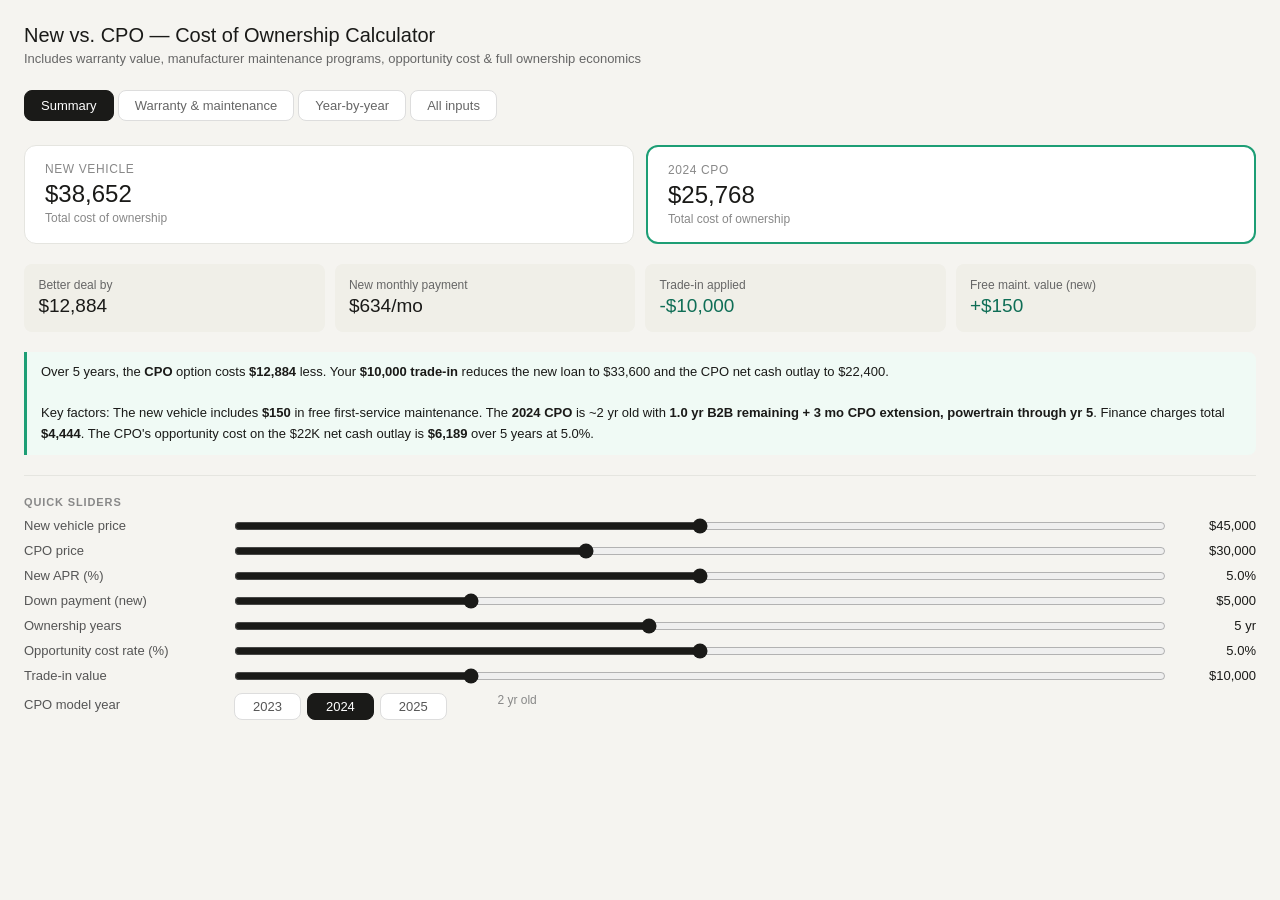
<file: car_calculator.html>
<!DOCTYPE html>
<html lang="en">
<head>
<meta charset="UTF-8">
<meta name="viewport" content="width=device-width, initial-scale=1.0">
<title>New vs. CPO Cost of Ownership Calculator</title>
<style>
  *{box-sizing:border-box;margin:0;padding:0}
  body{font-family:-apple-system,BlinkMacSystemFont,'Segoe UI',sans-serif;background:#f5f4f0;color:#1a1a18;padding:1.5rem;font-size:14px}
  h1{font-size:20px;font-weight:500;margin-bottom:4px}
  .sub{font-size:13px;color:#666;margin-bottom:1.5rem}
  .tabs{display:flex;gap:4px;margin-bottom:1.5rem;flex-wrap:wrap}
  .tab{padding:7px 16px;font-size:13px;cursor:pointer;border-radius:8px;border:1px solid #ddd;background:#fff;color:#666}
  .tab.on{background:#1a1a18;color:#fff;border-color:#1a1a18}
  .g2{display:grid;grid-template-columns:1fr 1fr;gap:12px}
  .g4{display:grid;grid-template-columns:repeat(4,1fr);gap:10px}
  .card{background:#fff;border:1px solid #e5e5e0;border-radius:12px;padding:1rem 1.25rem}
  .card.win{border:2px solid #1D9E75}
  .ch{font-size:12px;font-weight:500;color:#888;margin-bottom:4px;text-transform:uppercase;letter-spacing:.05em}
  .cv{font-size:24px;font-weight:500}
  .cs{font-size:12px;color:#888;margin-top:3px}
  .mc{background:#f0efe8;border-radius:8px;padding:.9rem}
  .ml{font-size:12px;color:#666;margin-bottom:3px}
  .mv{font-size:19px;font-weight:500}
  .sec{font-size:11px;font-weight:600;color:#888;letter-spacing:.08em;text-transform:uppercase;margin:1.25rem 0 10px}
  .ir{display:flex;align-items:center;gap:10px;margin-bottom:9px}
  .ir label{font-size:13px;color:#555;min-width:200px}
  .ir input[type=range]{flex:1;accent-color:#1a1a18}
  .ir .vv{font-size:13px;font-weight:500;min-width:80px;text-align:right}
  .ir input[type=number]{width:110px;padding:5px 8px;font-size:13px;border:1px solid #ddd;border-radius:8px;background:#fff}
  hr{border:none;border-top:1px solid #e5e5e0;margin:1.25rem 0}
  .tbl{width:100%;font-size:13px;border-collapse:collapse}
  .tbl td,.tbl th{padding:7px 8px;text-align:left;border-bottom:1px solid #f0efe8}
  .tbl th{font-weight:500;color:#888;font-size:12px}
  .num{text-align:right;font-variant-numeric:tabular-nums}
  .pos{color:#0F6E56;font-weight:500}.neg{color:#993C1D;font-weight:500}
  .box{background:#f0faf5;border-left:3px solid #1D9E75;border-radius:0 8px 8px 0;padding:10px 14px;font-size:13px;line-height:1.6}
  .badge{display:inline-block;font-size:11px;padding:3px 10px;border-radius:6px;font-weight:600;margin-bottom:8px;letter-spacing:.03em}
  .bg{background:#e1f5ee;color:#0F6E56}
  .bb{background:#e6f1fb;color:#185FA5}
  .ba{background:#faeeda;color:#854F0B}
  .wleg{display:flex;gap:12px;flex-wrap:wrap;font-size:12px;color:#555;margin-bottom:8px}
  .wdot{width:12px;height:12px;border-radius:3px;display:inline-block;margin-right:4px;vertical-align:middle}
  .yr-btn{padding:5px 18px;font-size:13px;cursor:pointer;border-radius:8px;border:1px solid #ddd;background:#fff;color:#555;font-weight:500}
  .yr-btn.on{background:#1a1a18;color:#fff;border-color:#1a1a18}
  @media(max-width:420px){.g4{grid-template-columns:1fr 1fr}}
</style>
</head>
<body>
<input type="hidden" id="i-cage" value="2">
<h1>New vs. CPO &mdash; Cost of Ownership Calculator</h1>
<p class="sub">Includes warranty value, manufacturer maintenance programs, opportunity cost &amp; full ownership economics</p>

<div class="tabs">
  <div class="tab on" onclick="ST('sum')">Summary</div>
  <div class="tab" onclick="ST('warr')">Warranty &amp; maintenance</div>
  <div class="tab" onclick="ST('yr')">Year-by-year</div>
  <div class="tab" onclick="ST('inp')">All inputs</div>
</div>

<!-- SUMMARY -->
<div id="t-sum">
  <div class="g2" style="margin-bottom:1.25rem">
    <div class="card" id="nc"><div class="ch">New Vehicle</div><div class="cv" id="s-nt">&mdash;</div><div class="cs">Total cost of ownership</div></div>
    <div class="card" id="uc"><div class="ch" id="cpo-card-title">2024 CPO</div><div class="cv" id="s-ut">&mdash;</div><div class="cs">Total cost of ownership</div></div>
  </div>
  <div class="g4" style="margin-bottom:1.25rem">
    <div class="mc"><div class="ml">Better deal by</div><div class="mv" id="s-diff">&mdash;</div></div>
    <div class="mc"><div class="ml">New monthly payment</div><div class="mv" id="s-mo">&mdash;</div></div>
    <div class="mc"><div class="ml">Trade-in applied</div><div class="mv pos" id="s-ti">&mdash;</div></div>
    <div class="mc"><div class="ml">Free maint. value (new)</div><div class="mv pos" id="s-wv">&mdash;</div></div>
  </div>
  <div class="box" id="s-ins"></div>
  <hr>
  <p class="sec">Quick sliders</p>
  <div class="ir"><label>New vehicle price</label><input type="range" id="q-np" min="25000" max="65000" step="500" value="45000" oninput="QS('np',this.value,'$')"><span class="vv" id="q-np-v">$45,000</span></div>
  <div class="ir"><label>CPO price</label><input type="range" id="q-up" min="18000" max="50000" step="500" value="30000" oninput="QS('up',this.value,'$')"><span class="vv" id="q-up-v">$30,000</span></div>
  <div class="ir"><label>New APR (%)</label><input type="range" id="q-apr" min="0" max="10" step="0.1" value="5.0" oninput="QS('apr',this.value,'%')"><span class="vv" id="q-apr-v">5.0%</span></div>
  <div class="ir"><label>Down payment (new)</label><input type="range" id="q-dn" min="0" max="20000" step="500" value="5000" oninput="QS('dn',this.value,'$')"><span class="vv" id="q-dn-v">$5,000</span></div>
  <div class="ir"><label>Ownership years</label><input type="range" id="q-yr" min="1" max="10" step="1" value="5" oninput="QS('yr',this.value,'yr')"><span class="vv" id="q-yr-v">5 yr</span></div>
  <div class="ir"><label>Opportunity cost rate (%)</label><input type="range" id="q-opp" min="0" max="10" step="0.5" value="5" oninput="QS('opp',this.value,'%')"><span class="vv" id="q-opp-v">5.0%</span></div>
  <div class="ir"><label>Trade-in value</label><input type="range" id="q-ti" min="0" max="40000" step="500" value="10000" oninput="QS('ti',this.value,'$')"><span class="vv" id="q-ti-v">$10,000</span></div>
  <div class="ir" style="align-items:flex-start;gap:10px">
    <label style="padding-top:4px">CPO model year</label>
    <div style="display:flex;gap:6px;flex-wrap:wrap">
      <button class="yr-btn" onclick="setModelYear(2023)" id="btn-2023">2023</button>
      <button class="yr-btn on" onclick="setModelYear(2024)" id="btn-2024">2024</button>
      <button class="yr-btn" onclick="setModelYear(2025)" id="btn-2025">2025</button>
    </div>
    <span class="vv" id="q-cage-v" style="font-size:12px;color:#888"></span>
  </div>
</div>

<!-- WARRANTY -->
<div id="t-warr" style="display:none">
  <p class="sec">Coverage overview</p>
  <div class="g2" style="margin-bottom:1.25rem">
    <div class="card">
      <div class="badge bb">New Vehicle</div>
      <table class="tbl">
        <tr><td>Bumper-to-bumper</td><td class="num">3 yr / 36k mi</td></tr>
        <tr><td>Powertrain</td><td class="num">5 yr / 60k mi</td></tr>
        <tr><td>Free maintenance (mfr. program)</td><td class="num" style="color:#888">None (first service only)</td></tr>
        <tr><td>Roadside assistance</td><td class="num">5 yr / 60k mi</td></tr>
        <tr><td>Rust perforation</td><td class="num">5 yr / unlimited</td></tr>
      </table>
    </div>
    <div class="card">
      <div class="badge bg" id="cpo-warr-badge">2024 CPO</div>
      <table class="tbl">
        <tr><td>Remaining factory B2B</td><td class="num" id="w-rem">&mdash;</td></tr>
        <tr><td>CPO extension (B2B)</td><td class="num">+3 mo / 3k mi</td></tr>
        <tr><td>Powertrain coverage (CPO)</td><td class="num" id="w-tot" style="font-weight:500">&mdash;</td></tr>
        <tr><td>Free maintenance</td><td class="num" style="color:#993C1D">Does NOT transfer</td></tr>
        <tr><td>Roadside assistance</td><td class="num">CPO period</td></tr>
      </table>
    </div>
  </div>

  <p class="sec">Year-by-year coverage bars</p>
  <div class="wleg">
    <span><span class="wdot" style="background:#9FE1CB"></span>New: maint + warranty</span>
    <span><span class="wdot" style="background:#185FA5"></span>New: warranty only</span>
    <span><span class="wdot" style="background:#1D9E75"></span>CPO: warranty covered</span>
    <span><span class="wdot" style="background:#ddd"></span>Post-warranty / out of pocket</span>
  </div>
  <div style="margin-bottom:6px;font-size:12px;color:#888">New Vehicle</div>
  <div style="display:flex;gap:3px;margin-bottom:12px" id="new-wbar"></div>
  <div style="margin-bottom:6px;font-size:12px;color:#888">CPO &mdash; <span id="w-cage-lbl">2024</span> model year (<span id="w-age-lbl">2</span> yr old, <span id="w-warr-lbl">&mdash;</span> warranty remaining)</div>
  <div style="display:flex;gap:3px;margin-bottom:1.5rem" id="cpo-wbar"></div>

  <p class="sec">Financial value of warranty &amp; maintenance</p>
  <div class="g2" style="margin-bottom:1.25rem">
    <div class="mc"><div class="ml">New: free maint. value (first service)</div><div class="mv pos" id="w-uc">&mdash;</div></div>
    <div class="mc"><div class="ml">New: total warranty years</div><div class="mv">3 yr B2B / 5 yr powertrain</div></div>
    <div class="mc"><div class="ml">CPO: powertrain coverage total</div><div class="mv" id="w-cwy">&mdash;</div></div>
    <div class="mc"><div class="ml">CPO: maint while in-warranty (wear only)</div><div class="mv" id="w-cmc">&mdash;</div></div>
  </div>

  <p class="sec">Maintenance cost assumptions (adjustable)</p>
  <div style="font-size:12px;font-weight:600;color:#555;margin-bottom:8px;margin-top:4px">New Vehicle</div>
  <div class="ir"><label>New: annual maint while under warranty (yr 1-3)</label><input type="number" id="i-mnu" value="600" oninput="RC()"></div>
  <div class="ir"><label>New: annual maint after warranty ends (yr 4+)</label><input type="number" id="i-mnl" value="1200" oninput="RC()"></div>
  <div class="ir"><label>New: repair risk/yr while in-warranty (yr 1-3)</label><input type="number" id="i-rnw" value="0" oninput="RC()"><span style="font-size:12px;color:#888;margin-left:6px">&mdash; covered by warranty</span></div>
  <div class="ir"><label>New: repair risk/yr post-warranty (yr 4+)</label><input type="number" id="i-rnp" value="900" oninput="RC()"></div>
  <div style="font-size:12px;font-weight:600;color:#555;margin-bottom:8px;margin-top:14px">CPO Vehicle</div>
  <div class="ir"><label>CPO: routine wear items/yr while in-warranty</label><input type="number" id="i-mu" value="400" oninput="RC()"><span style="font-size:12px;color:#888;margin-left:6px">&mdash; tires, wipers, brakes only</span></div>
  <div class="ir"><label>CPO: annual maint cost post-warranty</label><input type="number" id="i-mupost" value="1500" oninput="RC()"></div>
  <div class="ir"><label>CPO: repair risk/yr while in-warranty</label><input type="number" id="i-rcw" value="0" oninput="RC()"><span style="font-size:12px;color:#888;margin-left:6px">&mdash; covered by CPO warranty</span></div>
  <div class="ir"><label>CPO: repair risk/yr post-warranty</label><input type="number" id="i-rcp" value="1400" oninput="RC()"></div>
  <p style="font-size:12px;color:#888;margin-top:6px">While under CPO powertrain warranty, only non-covered wear items (tires, brake pads, wipers) cost out-of-pocket. Full maintenance budget applies only after warranty expires. CPO post-warranty repair risk is higher since the vehicle will be older.</p>
</div>

<!-- YEAR BY YEAR -->
<div id="t-yr" style="display:none">
  <p class="sec">Annual cost breakdown &mdash; warranty status shown inline</p>
  <div style="overflow-x:auto">
    <table class="tbl">
      <thead><tr>
        <th>Yr</th><th class="num">New: loan pmts</th><th class="num">New: maint+repair</th><th class="num">New: opp cost</th><th class="num">New: ins</th><th class="num">New yr total</th>
        <th class="num">CPO: maint+repair</th><th class="num">CPO: opp cost</th><th class="num">CPO: ins</th><th class="num">CPO yr total</th>
        <th class="num">Cumul. diff</th>
      </tr></thead>
      <tbody id="yr-body"></tbody>
    </table>
  </div>
  <p style="font-size:12px;color:#888;margin-top:8px">Depreciation excluded (see full breakdown in All Inputs tab). Opp. cost = foregone return on cash tied up in vehicle purchase.</p>
</div>

<!-- ALL INPUTS -->
<div id="t-inp" style="display:none">
  <div class="g2" style="margin-bottom:1.25rem">
    <div class="card">
      <div class="badge bb" style="margin-bottom:10px">New Vehicle</div>
      <div class="ir"><label>Purchase price</label><input type="number" id="i-np" value="45000" oninput="RC()"></div>
      <div class="ir"><label>Down payment</label><input type="number" id="i-dn" value="5000" oninput="RC()"></div>
      <div class="ir"><label>APR (%)</label><input type="number" id="i-apr" value="5.0" step="0.1" oninput="RC()"></div>
      <div class="ir"><label>Loan term (months)</label><input type="number" id="i-term" value="60" oninput="RC()"></div>
      <div class="ir"><label>Sales tax (%)</label><input type="number" id="i-tax" value="8" step="0.1" oninput="RC()"></div>
      <div class="ir"><label>Annual insurance</label><input type="number" id="i-ins-n" value="1800" oninput="RC()"></div>
      <div class="ir"><label>Yr 1 depreciation (%)</label><input type="number" id="i-d1n" value="20" step="0.5" oninput="RC()"></div>
      <div class="ir"><label>Yr 2+ depreciation (%)</label><input type="number" id="i-d2n" value="13" step="0.5" oninput="RC()"></div>
    </div>
    <div class="card">
      <div class="badge bg" style="margin-bottom:10px">CPO Vehicle</div>
      <div class="ir"><label>Purchase price (cash)</label><input type="number" id="i-up" value="30000" oninput="RC()"></div>
      <div class="ir"><label>Sales tax (%)</label><input type="number" id="i-utax" value="8" step="0.1" oninput="RC()"></div>
      <div class="ir"><label>Annual insurance</label><input type="number" id="i-ins-u" value="1500" oninput="RC()"></div>
      <div class="ir" style="align-items:flex-start">
        <label style="padding-top:4px">CPO model year</label>
        <div style="display:flex;gap:6px">
          <button class="yr-btn" onclick="setModelYear(2023)" id="btn2-2023">2023</button>
          <button class="yr-btn on" onclick="setModelYear(2024)" id="btn2-2024">2024</button>
          <button class="yr-btn" onclick="setModelYear(2025)" id="btn2-2025">2025</button>
        </div>
      </div>
      <div class="ir"><label>Yr 1 depreciation (%)</label><input type="number" id="i-d1u" value="12" step="0.5" oninput="RC()"></div>
      <div class="ir"><label>Yr 2+ depreciation (%)</label><input type="number" id="i-d2u" value="10" step="0.5" oninput="RC()"></div>
    </div>
  </div>
  <div class="card" style="margin-bottom:1.25rem">
    <div class="badge ba" style="margin-bottom:10px">Shared assumptions</div>
    <div class="g2">
      <div>
        <div class="ir"><label>Ownership years</label><input type="number" id="i-yrs" value="5" min="1" max="15" oninput="RC()"></div>
        <div class="ir"><label>Opportunity cost rate (%)</label><input type="number" id="i-opp" value="5" step="0.5" oninput="RC()"></div>
        <div class="ir"><label>Trade-in value ($)</label><input type="number" id="i-ti" value="10000" oninput="RC()"></div>
      </div>
      <div>
        <div class="ir"><label>Free maint. program annual value ($)</label><input type="number" id="i-ucv" value="150" oninput="RC()"></div>
        <p style="font-size:12px;color:#888;margin-top:6px">Most mainstream brands offer only a limited first-service credit (~$100-200). Luxury brands offer more. Adjust to match your vehicle.</p>
        <p style="font-size:12px;color:#888;margin-top:8px">Trade-in reduces loan principal for new vehicle, and reduces cash outlay (and opportunity cost) for CPO.</p>
      </div>
    </div>
  </div>

  <p class="sec">Full cost breakdown</p>
  <table class="tbl">
    <thead><tr><th>Cost component</th><th class="num">New Vehicle</th><th class="num">CPO Used</th><th class="num">Difference</th></tr></thead>
    <tbody id="full-body"></tbody>
  </table>
</div>

<script>
const $=id=>document.getElementById(id);
const fm=v=>'$'+Math.round(Math.abs(v)).toLocaleString();
const fp=v=>parseFloat(v)||0;
const G=id=>fp($(id)?.value);

function mo(pr,apr,n){if(!apr)return pr/n;const r=apr/12;return pr*r*Math.pow(1+r,n)/(Math.pow(1+r,n)-1);}

function RC(){
  const np=G("i-np")||45000, dn=G('i-dn')||5000, apr=(G('i-apr')||5.0)/100;
  const term=G('i-term')||60, tax=(G('i-tax')||8)/100, utax=(G('i-utax')||8)/100;
  const up=G('i-up')||30000, cage=G('i-cage')||2;
  const yrs=Math.max(1,G('i-yrs')||5), opp=(G('i-opp')||5)/100;
  const insN=G('i-ins-n')||1800, insU=G('i-ins-u')||1500;
  const d1n=(G('i-d1n')||20)/100, d2n=(G('i-d2n')||13)/100;
  const d1u=(G('i-d1u')||12)/100, d2u=(G('i-d2u')||10)/100;
  const mnu=G('i-mnu')||600, mnl=G('i-mnl')||1200;
  const muInWarrEl=$('i-mu'), muPostWarrEl=$('i-mupost');
  const muInWarr=muInWarrEl?parseFloat(muInWarrEl.value)||0:400;
  const muPostWarr=muPostWarrEl?parseFloat(muPostWarrEl.value)||0:1500;
  const rnw=G('i-rnw')||0, rnp=G('i-rnp')||900;
  const rcw=G('i-rcw')||0, rcp=G('i-rcp')||1400;
  const ucVal=G('i-ucv')||150;
  const ti=G('i-ti');

  const nLoanAmt = Math.max(0, (np*(1+tax)) - dn - ti);
  const uNetCash = Math.max(0, up*(1+utax) - ti);

  // Warranty windows: 3yr B2B, 5yr powertrain for new
  // CPO: remaining factory + small CPO extension (powertrain runs to yr 5 from new)
  const newWarrEnd=3, newMaintEnd=3;
  const cpoB2BRemain=Math.max(0,3-cage);
  const cpoPowertrainRemain=Math.max(0,5-cage);
  const cpoWarrEnd=Math.max(cpoB2BRemain+0.25, cpoPowertrainRemain);

  const monthly=mo(nLoanAmt,apr,term);
  const totalInt=monthly*term-nLoanAmt;

  let nv=np,uv=up;
  const nVals=[np],uVals=[up];
  for(let y=1;y<=yrs;y++){nv*=(1-(y===1?d1n:d2n));uv*=(1-(y===1?d1u:d2u));nVals.push(nv);uVals.push(uv);}
  const nDep=np-nVals[yrs], uDep=up-uVals[yrs];

  const nTax=np*tax, uTax=up*utax;
  const nOppTotal=dn*(Math.pow(1+opp,yrs)-1);
  const uOppTotal=uNetCash*(Math.pow(1+opp,yrs)-1);
  const nIns=insN*yrs, uIns=insU*yrs;

  const ucYrs=Math.min(1,yrs);
  const ucTot=ucYrs*ucVal;

  let nMR=0,uMR=0,nRows=[];
  for(let y=1;y<=yrs;y++){
    const inNW=y<=newWarrEnd, inNM=y<=newMaintEnd, inCW=y<=cpoWarrEnd;
    const nm=(inNM?mnu:mnl)+(inNW?rnw:rnp);
    const um=(inCW?muInWarr:muPostWarr)+(inCW?rcw:rcp);
    const pym=Math.min(12,Math.max(0,term-(y-1)*12))*monthly;
    const nopp=dn*(Math.pow(1+opp,y)-Math.pow(1+opp,y-1));
    const uopp=uNetCash*(Math.pow(1+opp,y)-Math.pow(1+opp,y-1));
    nMR+=nm; uMR+=um;
    nRows.push({y,pym,nm,nopp,um,uopp,inNW,inNM,inCW});
  }

  const nTotal=nTax+nDep+totalInt+nOppTotal+nIns+nMR-ucTot-ti;
  const uTotal=uTax+uDep+uOppTotal+uIns+uMR-ti;
  const diff=nTotal-uTotal;

  $('s-nt').textContent=fm(nTotal);
  $('s-ut').textContent=fm(uTotal);
  $('s-mo').textContent='$'+Math.round(monthly).toLocaleString()+'/mo';
  $('s-ti').textContent=ti>0?'-$'+Math.round(ti).toLocaleString():'$0';
  $('s-diff').textContent=fm(Math.abs(diff));
  $('s-wv').textContent='+$'+Math.round(ucTot).toLocaleString();

  const nc=$('nc'),uc=$('uc');
  if(diff>0){nc.classList.remove('win');uc.classList.add('win');}
  else{uc.classList.remove('win');nc.classList.add('win');}

  const better=diff>0?'CPO':'new vehicle';
  const tiNote=ti>0?` Your <strong>$${Math.round(ti).toLocaleString()} trade-in</strong> reduces the new loan to $${Math.round(nLoanAmt).toLocaleString()} and the CPO net cash outlay to $${Math.round(uNetCash).toLocaleString()}.`:' No trade-in applied.';
  $('s-ins').innerHTML=`Over ${yrs} years, the <strong>${better}</strong> option costs <strong>$${Math.round(Math.abs(diff)).toLocaleString()}</strong> less.${tiNote}<br><br>
  Key factors: The new vehicle includes <strong>$${Math.round(ucTot).toLocaleString()}</strong> in free first-service maintenance. The <strong>${selectedModelYear} CPO</strong> is ~${cage} yr old with <strong>${cpoB2BRemain.toFixed(1)} yr B2B remaining + 3 mo CPO extension, powertrain through yr ${(cage+cpoPowertrainRemain).toFixed(0)}</strong>. Finance charges total <strong>$${Math.round(totalInt).toLocaleString()}</strong>. The CPO's opportunity cost on the $${Math.round(uNetCash/1000)}K net cash outlay is <strong>$${Math.round(uOppTotal).toLocaleString()}</strong> over ${yrs} years at ${(opp*100).toFixed(1)}%.`;

  const cpoLabel = selectedModelYear + ' CPO';
  const wb = $('cpo-warr-badge'); if(wb) wb.textContent = cpoLabel;
  const ct = $('cpo-card-title'); if(ct) ct.textContent = cpoLabel;
  $('w-rem').textContent=cpoB2BRemain.toFixed(1)+' yr remaining';
  $('w-tot').textContent=cpoPowertrainRemain.toFixed(1)+' yr remaining (from in-service)';
  $('w-uc').textContent='+$'+Math.round(ucTot).toLocaleString()+' ('+ucYrs+' yr value)';
  $('w-cwy').textContent=cpoPowertrainRemain.toFixed(1)+' yr remaining';
  $('w-cmc').textContent='$'+Math.round(muInWarr).toLocaleString()+'/yr (wear items only)';
  const wcl=$('w-cage-lbl'); if(wcl) wcl.textContent=selectedModelYear;
  const wal=$('w-age-lbl'); if(wal) wal.textContent=cage;
  const wwl=$('w-warr-lbl'); if(wwl) wwl.textContent=cpoB2BRemain.toFixed(1)+' yr B2B + powertrain';

  function makeBar(id,segs){
    const el=$(id);if(!el)return;
    el.innerHTML='';
    segs.forEach(s=>{
      const d=document.createElement('div');
      d.style.cssText=`flex:1;height:20px;border-radius:4px;background:${s.c};display:flex;align-items:center;justify-content:center`;
      d.title=s.l;
      d.innerHTML=`<span style="font-size:10px;color:#fff;font-weight:500">${s.l}</span>`;
      el.appendChild(d);
    });
    el.style.display='flex';el.style.gap='3px';
  }
  const nSegs=Array.from({length:yrs},(_,i)=>{
    const y=i+1,inW=y<=newWarrEnd,inM=y<=newMaintEnd;
    return{l:'Yr '+y,c:inM?'#9FE1CB':inW?'#185FA5':'#ddd'};
  });
  makeBar('new-wbar',nSegs);
  const cSegs=Array.from({length:yrs},(_,i)=>{
    const y=i+1,inC=y<=cpoWarrEnd;
    return{l:'Yr '+y,c:inC?'#1D9E75':'#ddd'};
  });
  makeBar('cpo-wbar',cSegs);

  const yb=$('yr-body');
  if(yb){
    let cumN=0,cumU=0;
    yb.innerHTML=nRows.map(r=>{
      const ny=r.pym+r.nm+r.nopp+insN;
      const uy=r.um+r.uopp+insU;
      cumN+=ny;cumU+=uy;
      const cd=cumN-cumU;
      const ws=r.inNM?'warr+maint':r.inNW?'warr':'out-of-warr';
      const cws=r.inCW?'CPO warr':'out-of-warr';
      return`<tr>
        <td>${r.y}</td>
        <td class="num">$${Math.round(r.pym).toLocaleString()}</td>
        <td class="num">$${Math.round(r.nm).toLocaleString()} <span style="font-size:10px;color:#888">${ws}</span></td>
        <td class="num">$${Math.round(r.nopp).toLocaleString()}</td>
        <td class="num">$${Math.round(insN).toLocaleString()}</td>
        <td class="num" style="font-weight:500">$${Math.round(ny).toLocaleString()}</td>
        <td class="num">$${Math.round(r.um).toLocaleString()} <span style="font-size:10px;color:#888">${cws}</span></td>
        <td class="num">$${Math.round(r.uopp).toLocaleString()}</td>
        <td class="num">$${Math.round(insU).toLocaleString()}</td>
        <td class="num" style="font-weight:500">$${Math.round(uy).toLocaleString()}</td>
        <td class="num ${cd>0?'neg':'pos'}">${cd>0?'+':'-'}$${Math.round(Math.abs(cd)).toLocaleString()}</td>
      </tr>`;
    }).join('');
  }

  const fb=$('full-body');
  if(fb){
    const rows=[
      ['Sales tax',nTax,uTax],
      ['Net depreciation (purchase - residual)',nDep,uDep],
      ['Finance cost (interest)',totalInt,0],
      ['Trade-in credit',-ti,-ti],
      ['Opportunity cost on cash tied up',nOppTotal,uOppTotal],
      ['Insurance',nIns,uIns],
      ['Maintenance & repairs (cumulative)',nMR,uMR],
      ['Free maint. credit (new only)',ucTot,0],
    ];
    fb.innerHTML=rows.map(([l,nv,uv],i)=>{
      const isFreeMaint=i===rows.length-1;
      const isTradeIn=l.startsWith('Trade-in');
      const isCredit=isFreeMaint||isTradeIn;
      const d=isFreeMaint?-nv:nv-uv;
      const cls=d>0?'neg':'pos';
      const sign=d>=0?'+':'-';
      const fmt2=(v)=>v===0?'-': (isCredit?'<span class="pos">-$'+Math.round(Math.abs(v)).toLocaleString()+'</span>':'$'+Math.round(Math.abs(v)).toLocaleString());
      return`<tr>
        <td>${l}</td>
        <td class="num">${fmt2(nv)}</td>
        <td class="num">${fmt2(uv)}</td>
        <td class="num ${cls}">${sign}$${Math.round(Math.abs(d)).toLocaleString()}</td>
      </tr>`;
    }).join('')+`<tr style="font-weight:600;border-top:2px solid #1a1a18">
      <td>Total cost of ownership</td>
      <td class="num">$${Math.round(nTotal).toLocaleString()}</td>
      <td class="num">$${Math.round(uTotal).toLocaleString()}</td>
      <td class="num ${diff>0?'neg':'pos'}">${diff>0?'+':'-'}$${Math.round(Math.abs(diff)).toLocaleString()}</td>
    </tr>`;
  }
}

const MODEL_YEAR_AGE = {2023: 3, 2024: 2, 2025: 1};
let selectedModelYear = 2024;

function setModelYear(yr) {
  selectedModelYear = yr;
  [2023,2024,2025].forEach(y => {
    const b1 = $('btn-'+y), b2 = $('btn2-'+y);
    const on = y === yr;
    if(b1){ b1.classList.toggle('on', on); }
    if(b2){ b2.classList.toggle('on', on); }
  });
  const cage = MODEL_YEAR_AGE[yr];
  const ci = $('i-cage'); if(ci) ci.value = cage;
  const qv = $('q-cage-v'); if(qv) qv.textContent = cage + ' yr old';
  RC();
}

function QS(k,val,unit){
  const map={np:'i-np',up:'i-up',apr:'i-apr',dn:'i-dn',yr:'i-yrs',opp:'i-opp',ti:'i-ti'};
  const el=$(map[k]);if(el)el.value=val;
  const dv=$('q-'+k+'-v');
  if(dv){
    if(unit==='$')dv.textContent='$'+Math.round(parseFloat(val)).toLocaleString();
    else if(unit==='%')dv.textContent=parseFloat(val).toFixed(1)+'%';
    else dv.textContent=val+' '+unit;
  }
  RC();
}

function ST(name){
  ['sum','warr','yr','inp'].forEach(t=>{$('t-'+t).style.display=t===name?'':'none';});
  document.querySelectorAll('.tab').forEach((el,i)=>{el.classList.toggle('on',['sum','warr','yr','inp'][i]===name);});
}

setModelYear(2024);
</script>
</body>
</html>
</file>
